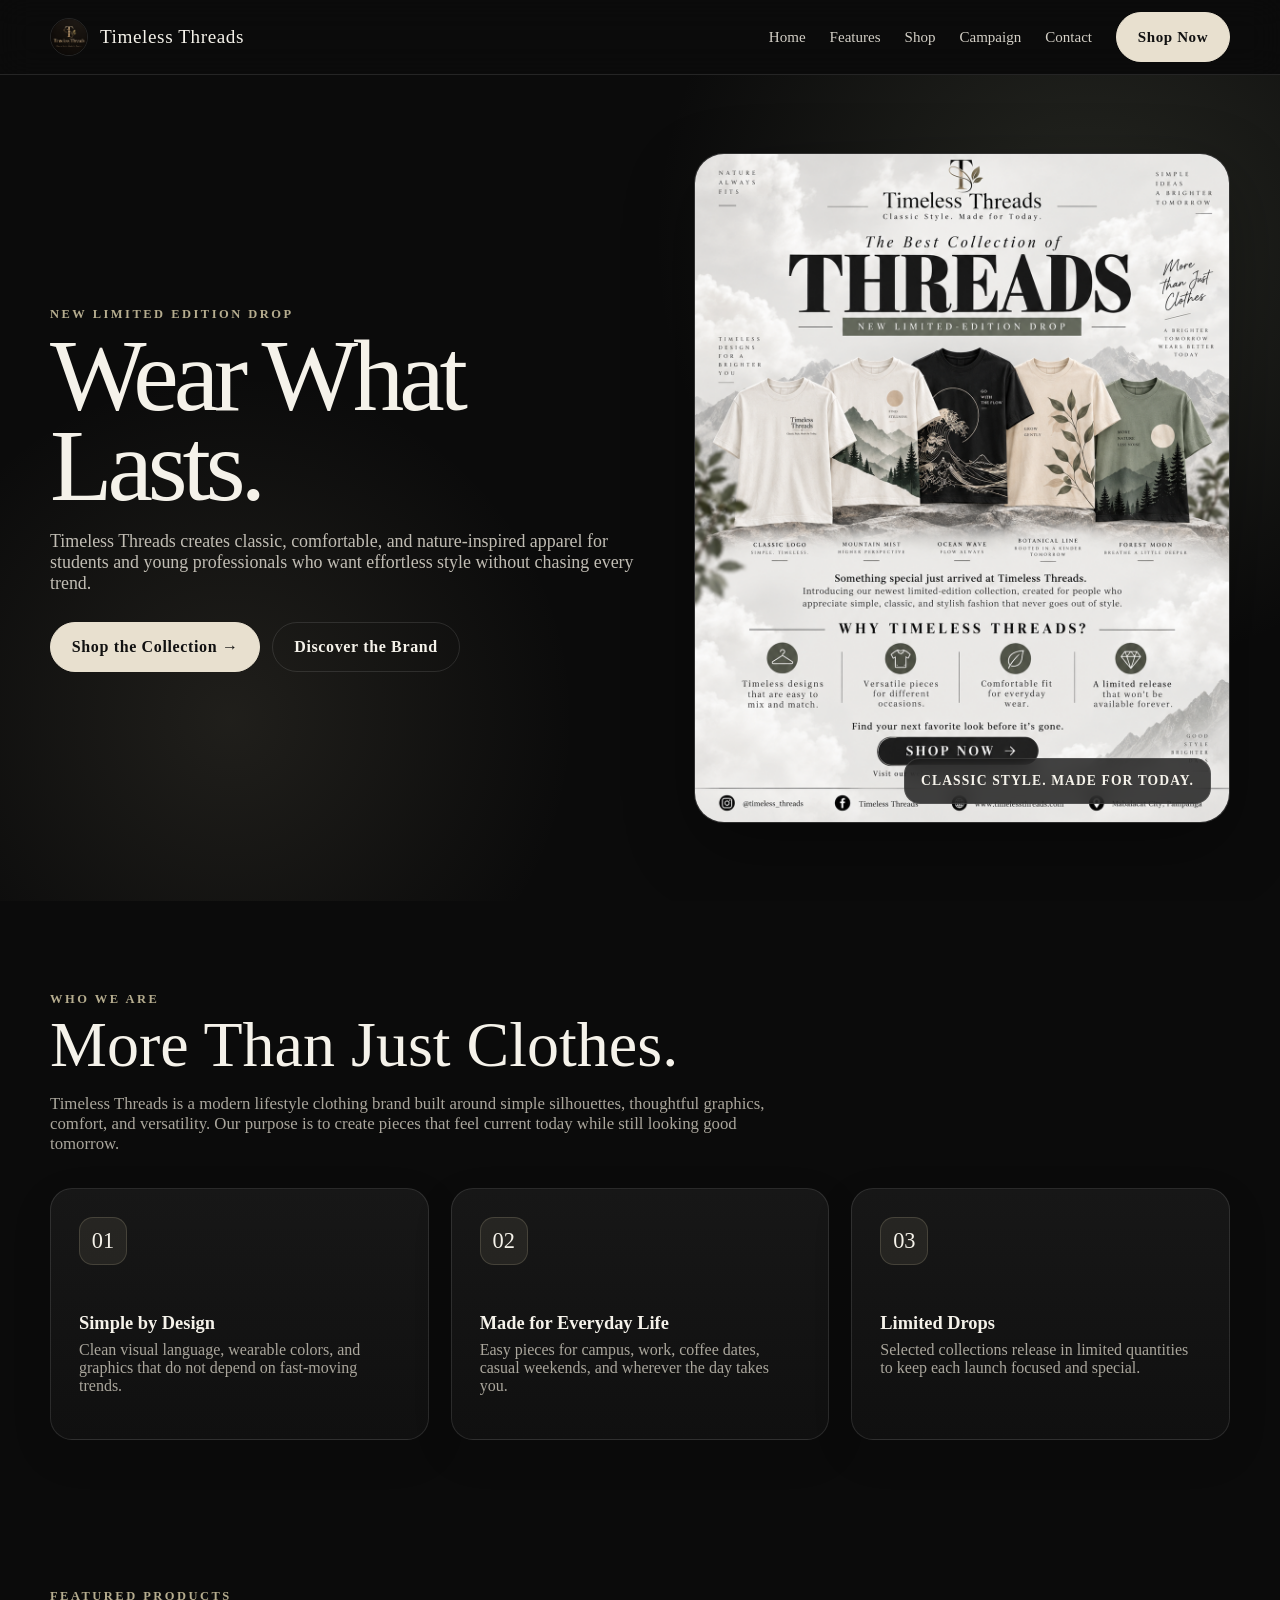
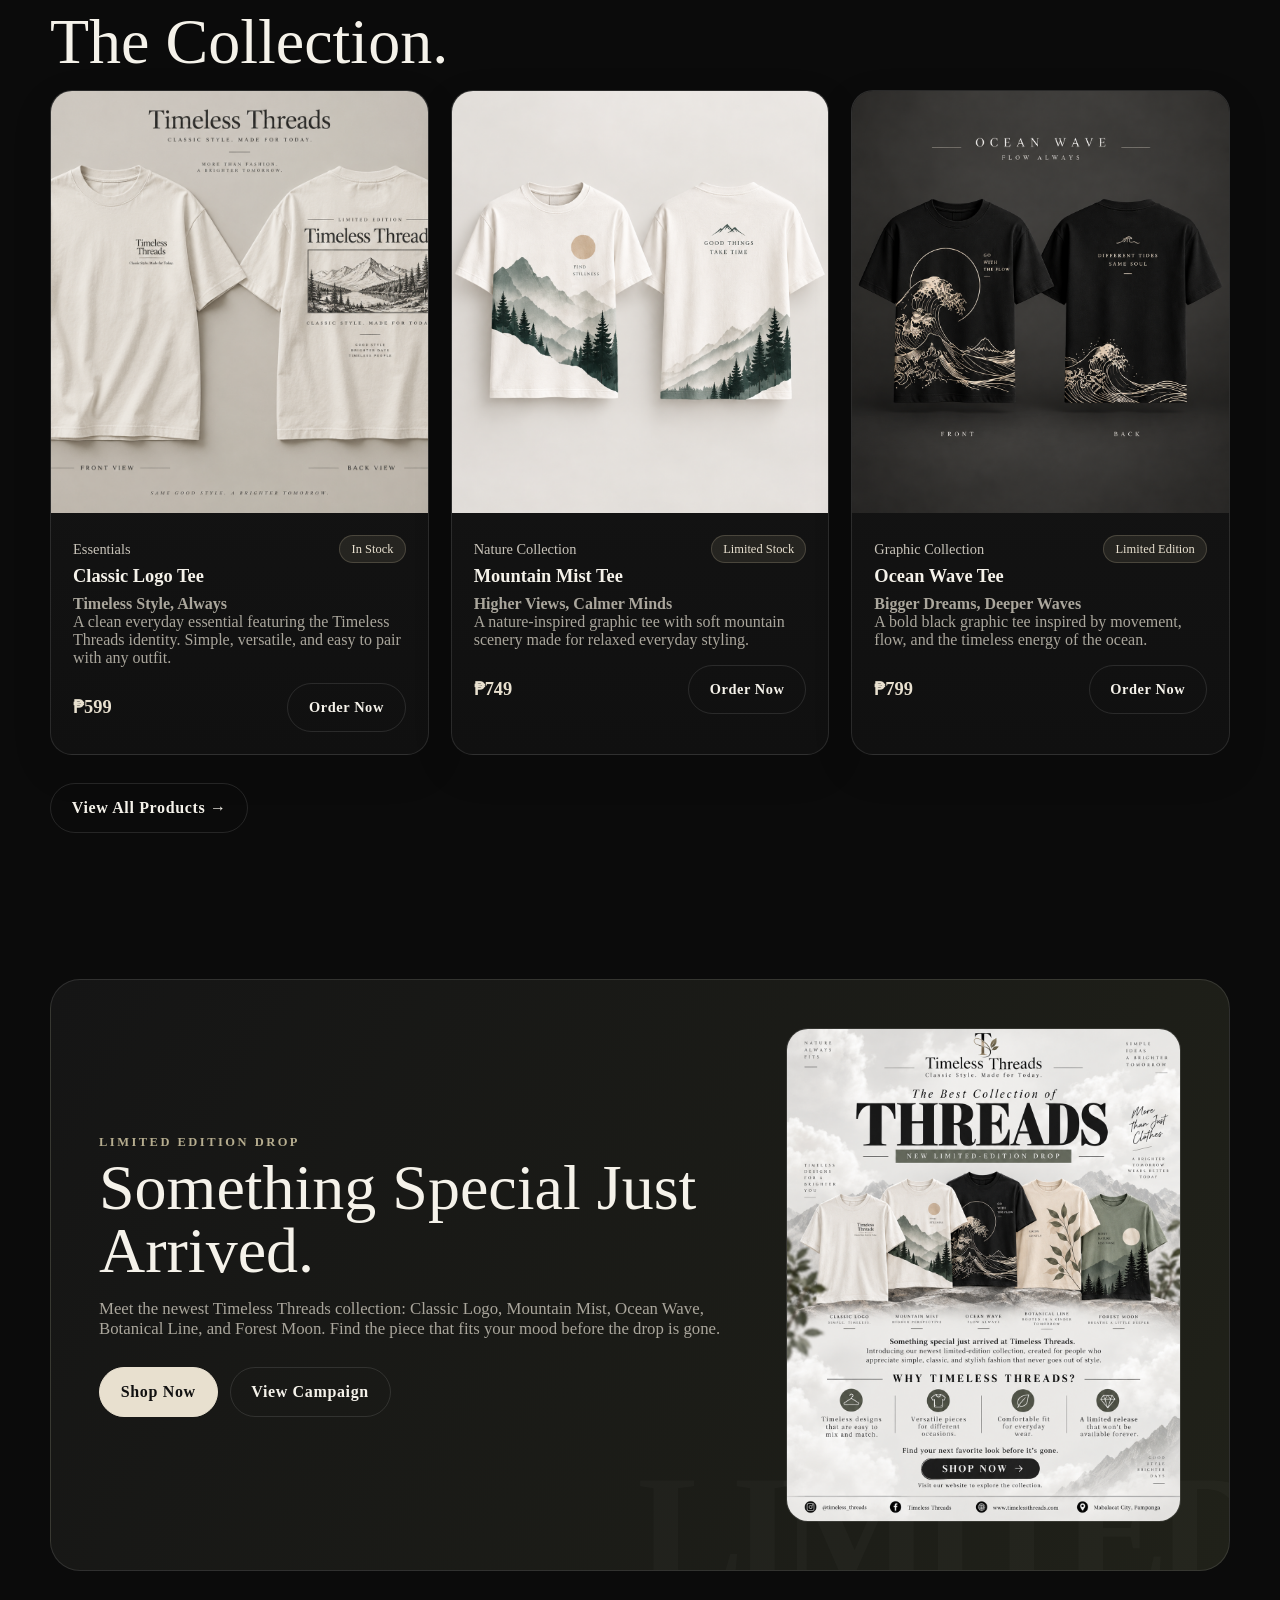
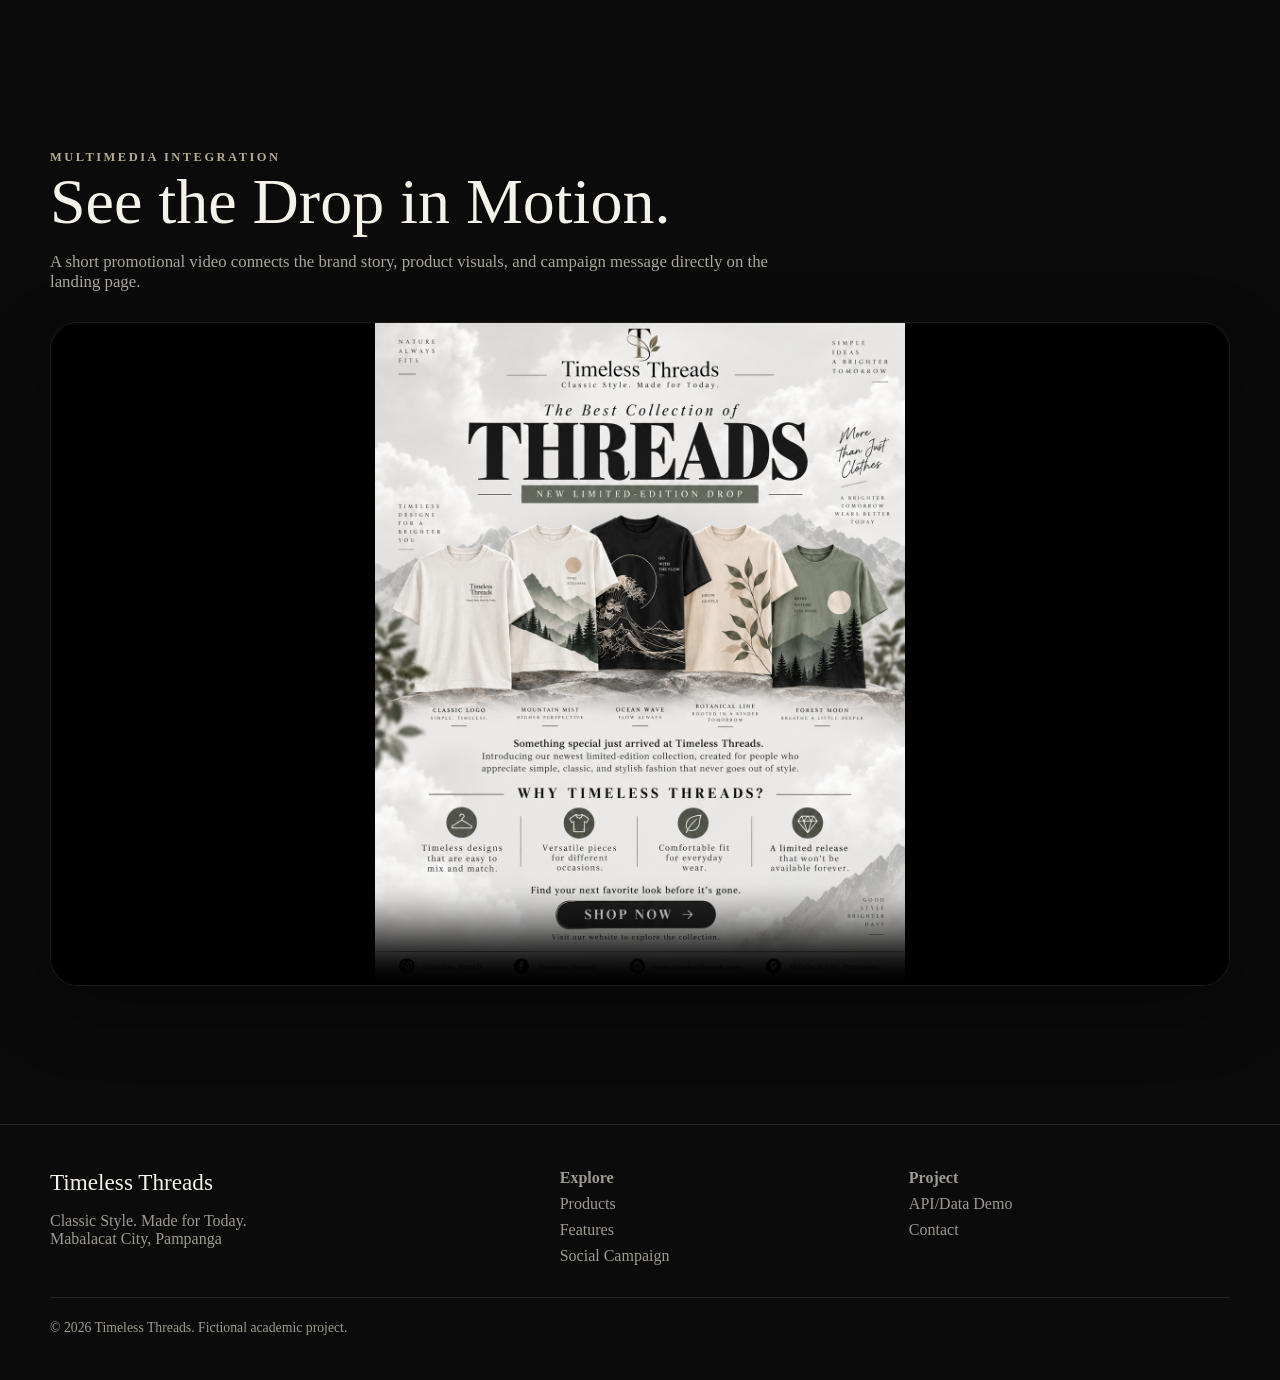
<file: index.html>
<!doctype html>
<html lang="en">

<head>
    <meta charset="utf-8">
    <meta name="viewport" content="width=device-width, initial-scale=1">

    <title>Timeless Threads | Classic Style. Made for Today.</title>

    <meta
        name="description"
        content="Timeless Threads is a modern clothing brand for students and young professionals who value simple, versatile, timeless style."
    >

    <link rel="stylesheet" href="css/style.css">
</head>

<body>

    <!-- HEADER -->
    <header class="site-header">
        <div class="container nav">

            <a class="brand" href="index.html">
                <img
                    class="brand-mark"
                    src="assets/images/logo-dark.png"
                    alt="Timeless Threads logo"
                >
                <span>Timeless Threads</span>
            </a>

            <button
                class="nav-toggle"
                type="button"
                aria-label="Open navigation menu"
            >
                ☰
            </button>

            <nav class="nav-links">
                <a href="index.html">Home</a>
                <a href="features.html">Features</a>
                <a href="products.html">Shop</a>
                <a href="campaign.html">Campaign</a>
                <a href="contact.html">Contact</a>

                <a class="btn btn-primary" href="products.html">
                    Shop Now
                </a>
            </nav>

        </div>
    </header>


    <!-- MAIN CONTENT -->
    <main>

        <!-- HERO SECTION -->
        <section class="hero">
            <div class="container hero-grid">

                <!-- HERO TEXT -->
                <div>

                    <span class="eyebrow">
                        New Limited Edition Drop
                    </span>

                    <h1>Wear What Lasts.</h1>

                    <p>
                        Timeless Threads creates classic, comfortable,
                        and nature-inspired apparel for students and
                        young professionals who want effortless style
                        without chasing every trend.
                    </p>

                    <div class="hero-actions">

                        <a
                            class="btn btn-primary"
                            href="products.html"
                        >
                            Shop the Collection →
                        </a>

                        <a
                            class="btn btn-secondary"
                            href="#story"
                        >
                            Discover the Brand
                        </a>

                    </div>

                </div>


                <!-- HERO IMAGE -->
                <div class="hero-art">

                    <img
                        src="assets/images/collection-hero.png"
                        alt="Timeless Threads limited edition collection"
                    >

                    <div class="hero-stamp">
                        Classic Style. Made for Today.
                    </div>

                </div>

            </div>
        </section>


        <!-- ABOUT / STORY SECTION -->
        <section
            id="story"
            class="section"
        >
            <div class="container">

                <span class="eyebrow">
                    Who We Are
                </span>

                <h2 class="section-title">
                    More Than Just Clothes.
                </h2>

                <p class="section-copy">
                    Timeless Threads is a modern lifestyle clothing brand
                    built around simple silhouettes, thoughtful graphics,
                    comfort, and versatility. Our purpose is to create pieces
                    that feel current today while still looking good tomorrow.
                </p>


                <!-- BRAND VALUES -->
                <div class="grid-3 story-grid">

                    <!-- VALUE 1 -->
                    <article class="card feature-card">

                        <div class="feature-icon">
                            01
                        </div>

                        <h3>Simple by Design</h3>

                        <p>
                            Clean visual language, wearable colors,
                            and graphics that do not depend on
                            fast-moving trends.
                        </p>

                    </article>


                    <!-- VALUE 2 -->
                    <article class="card feature-card">

                        <div class="feature-icon">
                            02
                        </div>

                        <h3>Made for Everyday Life</h3>

                        <p>
                            Easy pieces for campus, work, coffee dates,
                            casual weekends, and wherever the day takes you.
                        </p>

                    </article>


                    <!-- VALUE 3 -->
                    <article class="card feature-card">

                        <div class="feature-icon">
                            03
                        </div>

                        <h3>Limited Drops</h3>

                        <p>
                            Selected collections release in limited
                            quantities to keep each launch focused
                            and special.
                        </p>

                    </article>

                </div>

            </div>
        </section>


        <!-- FEATURED PRODUCTS -->
        <section class="section-sm">
            <div class="container">

                <span class="eyebrow">
                    Featured Products
                </span>

                <h2 class="section-title">
                    The Collection.
                </h2>


                <!-- PRODUCTS LOADED BY JAVASCRIPT -->
                <div
                    id="featuredGrid"
                    class="grid-3"
                >
                </div>


                <div class="featured-actions">

                    <a
                        class="btn btn-secondary"
                        href="products.html"
                    >
                        View All Products →
                    </a>

                </div>

            </div>
        </section>


        <!-- PROMOTIONAL SECTION -->
        <section class="section">
            <div class="container">

                <div class="promo">

                    <div class="promo-grid">

                        <!-- PROMO TEXT -->
                        <div>

                            <span class="eyebrow">
                                Limited Edition Drop
                            </span>

                            <h2>
                                Something Special Just Arrived.
                            </h2>

                            <p class="section-copy">
                                Meet the newest Timeless Threads collection:
                                Classic Logo, Mountain Mist, Ocean Wave,
                                Botanical Line, and Forest Moon.
                                Find the piece that fits your mood
                                before the drop is gone.
                            </p>

                            <div class="hero-actions">

                                <a
                                    class="btn btn-primary"
                                    href="products.html"
                                >
                                    Shop Now
                                </a>

                                <a
                                    class="btn btn-secondary"
                                    href="campaign.html"
                                >
                                    View Campaign
                                </a>

                            </div>

                        </div>


                        <!-- PROMO IMAGE -->
                        <div class="promo-visual">

                            <img
                                src="assets/images/collection-hero.png"
                                alt="Timeless Threads campaign visual"
                            >

                        </div>

                    </div>

                </div>

            </div>
        </section>


        <!-- MULTIMEDIA SECTION -->
        <section class="section">
            <div class="container">

                <span class="eyebrow">
                    Multimedia Integration
                </span>

                <h2 class="section-title">
                    See the Drop in Motion.
                </h2>

                <p class="section-copy">
                    A short promotional video connects the brand story,
                    product visuals, and campaign message directly
                    on the landing page.
                </p>


                <!-- VIDEO -->
                <div class="video-shell home-video">

                    <video
                        controls
                        poster="assets/images/collection-hero.png"
                    >
                        <source
                            src="assets/video/timeless-threads-promo.mp4"
                            type="video/mp4"
                        >

                        Your browser does not support the video tag.
                    </video>

                </div>

            </div>
        </section>

    </main>


    <!-- FOOTER -->
    <footer class="site-footer">

        <div class="container footer-grid">

            <!-- BRAND -->
            <div>

                <div class="footer-title">
                    Timeless Threads
                </div>

                <p>
                    Classic Style. Made for Today.
                    <br>
                    Mabalacat City, Pampanga
                </p>

            </div>


            <!-- EXPLORE -->
            <div>

                <strong>Explore</strong>

                <div class="footer-links">
                    <a href="products.html">Products</a>
                    <a href="features.html">Features</a>
                    <a href="campaign.html">Social Campaign</a>
                </div>

            </div>


            <!-- PROJECT -->
            <div>

                <strong>Project</strong>

                <div class="footer-links">
                    <a href="data-demo.html">API/Data Demo</a>
                    <a href="contact.html">Contact</a>
                </div>

            </div>

        </div>


        <!-- COPYRIGHT -->
        <div class="container footer-bottom">

            © <span data-year></span>
            Timeless Threads. Fictional academic project.

        </div>

    </footer>


    <!-- JAVASCRIPT -->
    <script src="js/main.js"></script>
    <script src="js/data.js"></script>
    <script src="js/products.js"></script>

</body>

</html>
</file>
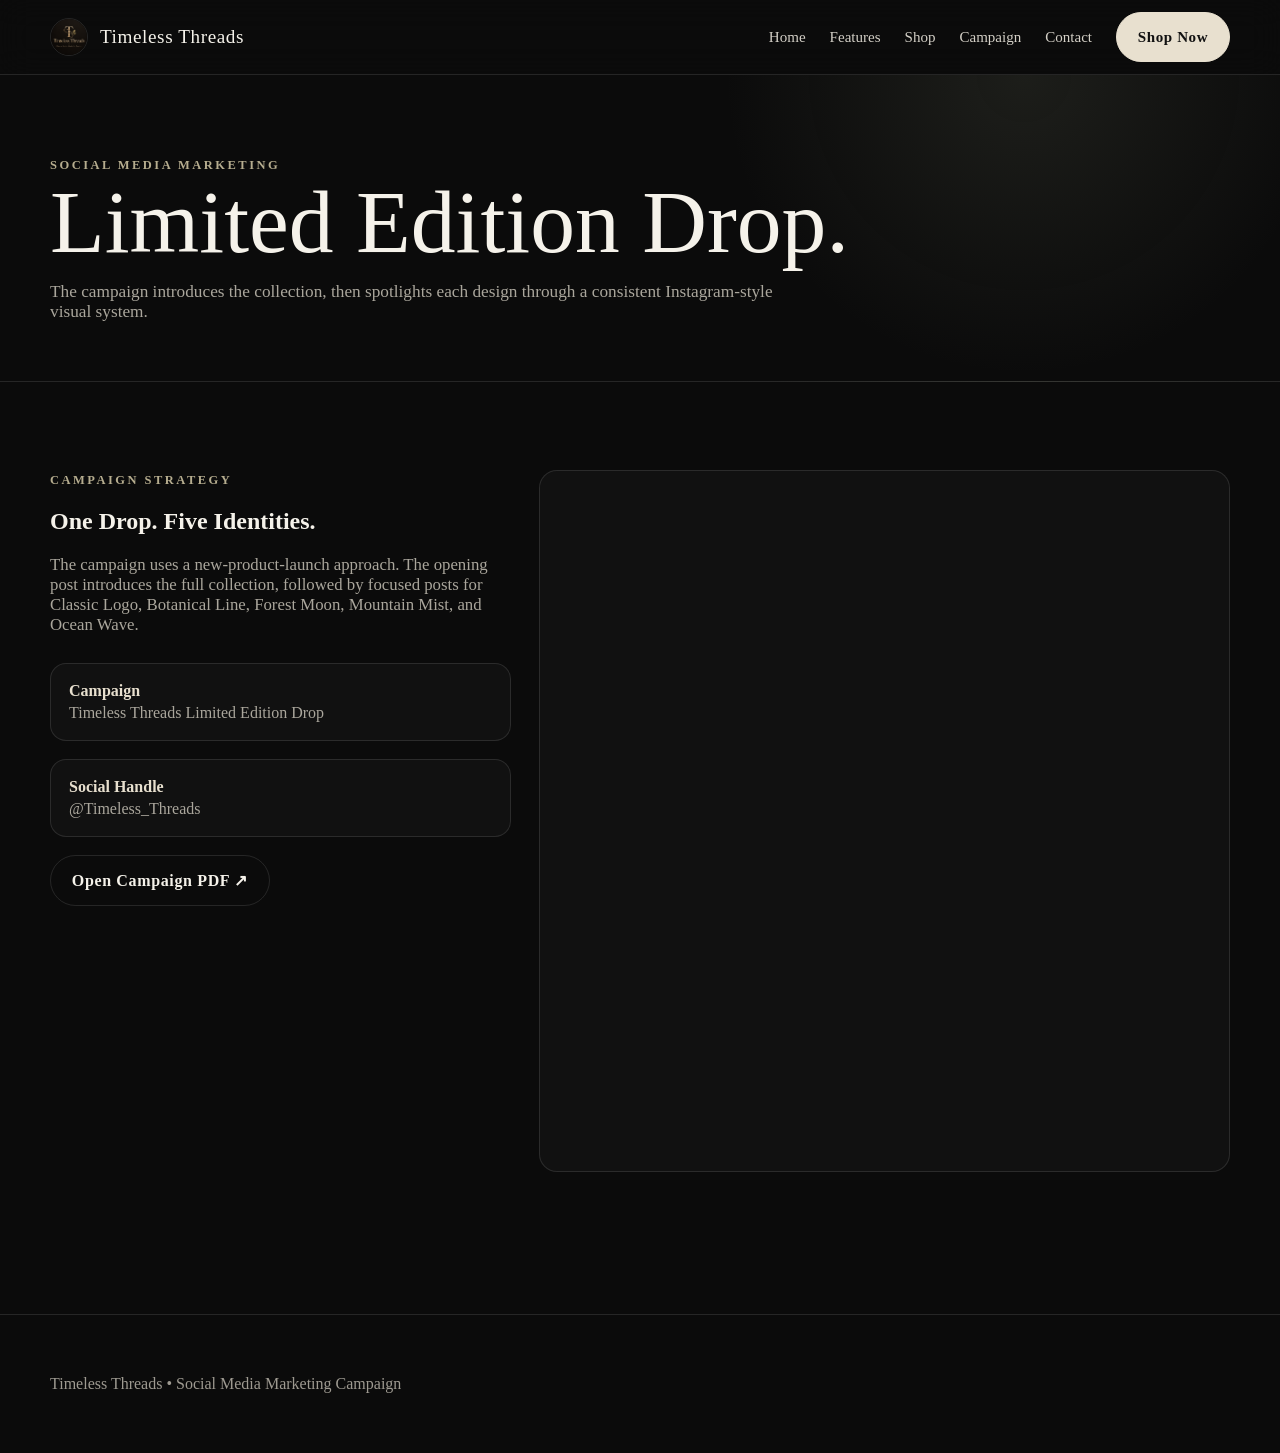
<file: campaign.html>
<!doctype html>
<html lang="en">

<head>
    <meta charset="utf-8">
    <meta name="viewport" content="width=device-width, initial-scale=1">

    <title>Social Media Campaign | Timeless Threads</title>

    <link rel="stylesheet" href="css/style.css">
</head>

<body>

    <!-- HEADER -->
    <header class="site-header">
        <div class="container nav">

            <a class="brand" href="index.html">
                <img
                    class="brand-mark"
                    src="assets/images/logo-dark.png"
                    alt="Timeless Threads logo"
                >
                <span>Timeless Threads</span>
            </a>

            <button
                class="nav-toggle"
                type="button"
                aria-label="Open navigation menu"
            >
                ☰
            </button>

            <nav class="nav-links">
                <a href="index.html">Home</a>
                <a href="features.html">Features</a>
                <a href="products.html">Shop</a>
                <a href="campaign.html">Campaign</a>
                <a href="contact.html">Contact</a>

                <a class="btn btn-primary" href="products.html">
                    Shop Now
                </a>
            </nav>

        </div>
    </header>


    <!-- MAIN CONTENT -->
    <main>

        <!-- PAGE HERO -->
        <section class="page-hero">
            <div class="container">

                <span class="eyebrow">
                    Social Media Marketing
                </span>

                <h1>Limited Edition Drop.</h1>

                <p>
                    The campaign introduces the collection, then spotlights
                    each design through a consistent Instagram-style visual system.
                </p>

            </div>
        </section>


        <!-- CAMPAIGN SECTION -->
        <section class="section">
            <div class="container campaign-grid">

                <!-- CAMPAIGN INFORMATION -->
                <aside>

                    <span class="eyebrow">
                        Campaign Strategy
                    </span>

                    <h2>One Drop. Five Identities.</h2>

                    <p class="section-copy">
                        The campaign uses a new-product-launch approach.
                        The opening post introduces the full collection,
                        followed by focused posts for Classic Logo,
                        Botanical Line, Forest Moon, Mountain Mist,
                        and Ocean Wave.
                    </p>


                    <!-- CAMPAIGN DETAILS -->
                    <div class="info-list">

                        <div class="info-item">
                            <strong>Campaign</strong>
                            <span>
                                Timeless Threads Limited Edition Drop
                            </span>
                        </div>

                        <div class="info-item">
                            <strong>Social Handle</strong>
                            <span>
                                @Timeless_Threads
                            </span>
                        </div>

                    </div>


                    <!-- CAMPAIGN PDF BUTTON -->
                    <div class="campaign-button">

                        <a
                            class="btn btn-secondary"
                            href="assets/docs/social-media-campaign.pdf"
                            target="_blank"
                            rel="noopener noreferrer"
                        >
                            Open Campaign PDF ↗
                        </a>

                    </div>

                </aside>


                <!-- PDF PREVIEW -->
                <div class="campaign-preview">

                    <iframe
                        class="pdf-frame"
                        src="assets/docs/social-media-campaign.pdf"
                        title="Timeless Threads Social Media Campaign PDF"
                    >
                    </iframe>

                </div>

            </div>
        </section>

    </main>


    <!-- FOOTER -->
    <footer class="site-footer">
        <div class="container">

            <p>
                Timeless Threads • Social Media Marketing Campaign
            </p>

        </div>
    </footer>


    <!-- JAVASCRIPT -->
    <script src="js/main.js"></script>

</body>

</html>
</file>
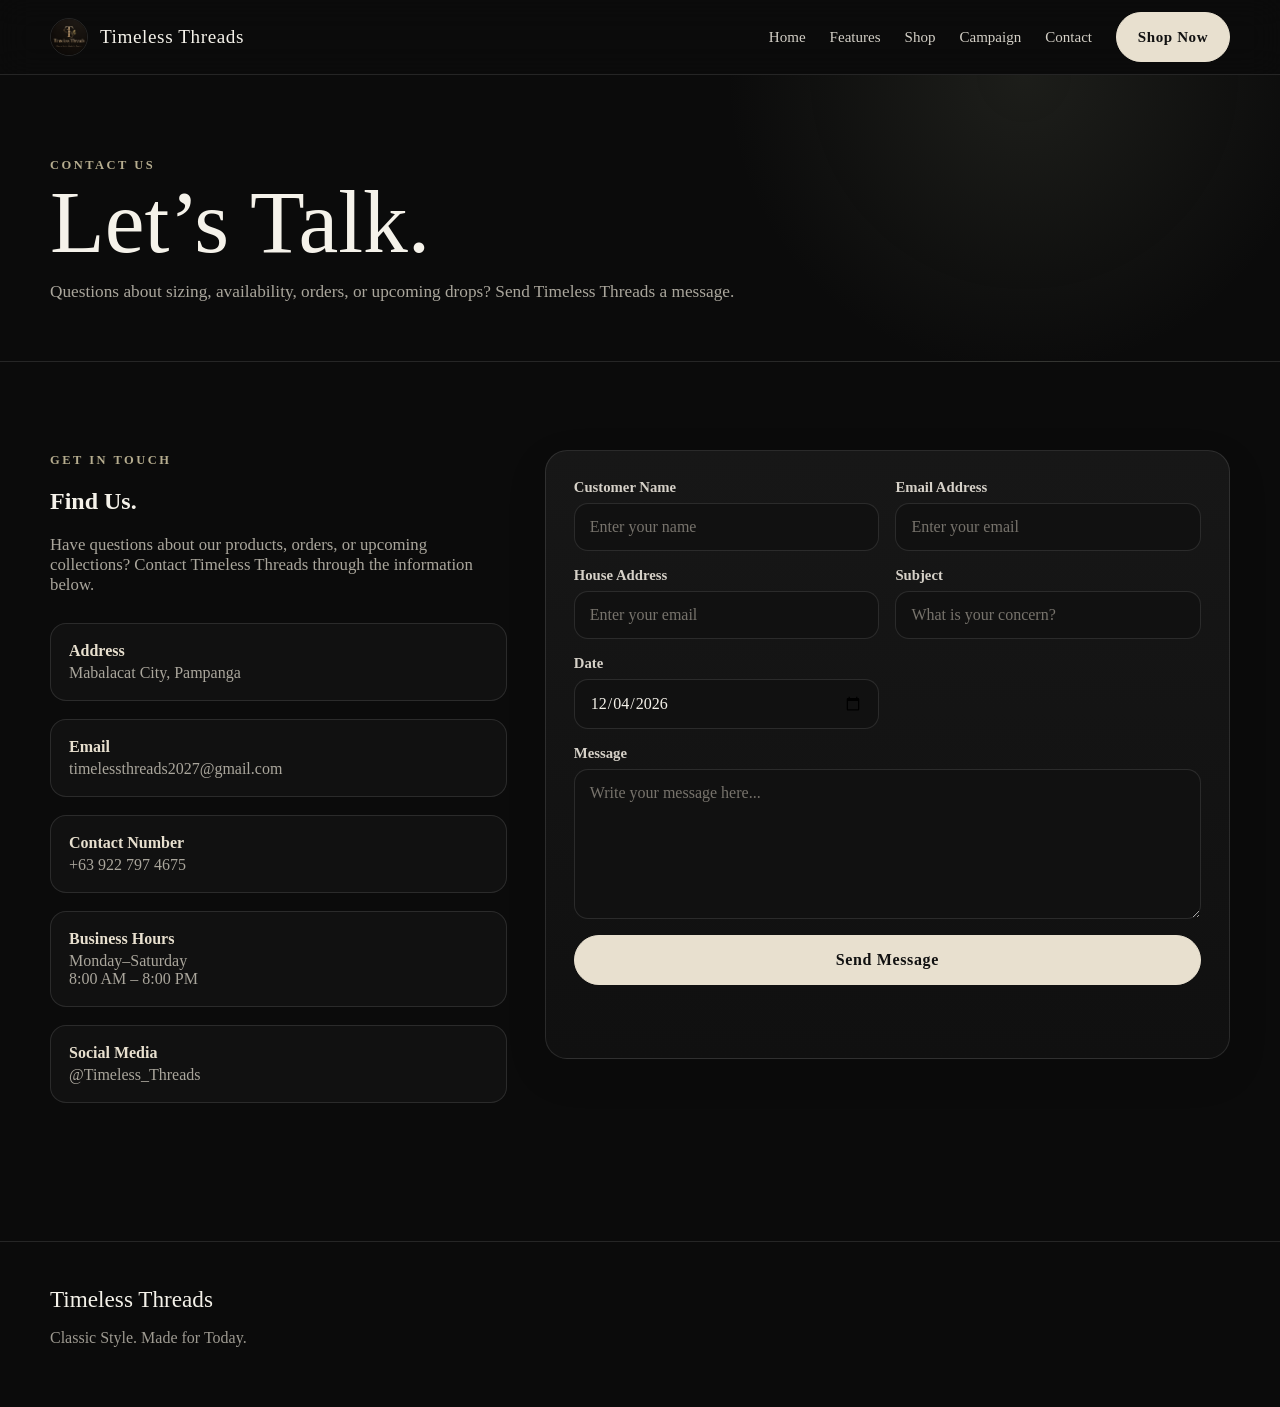
<file: contact.html>
<!doctype html>
<html lang="en">

<head>
    <meta charset="utf-8">
    <meta name="viewport" content="width=device-width, initial-scale=1">

    <title>Contact | Timeless Threads</title>

    <link rel="stylesheet" href="css/style.css">
</head>

<body>

    <!-- HEADER -->
    <header class="site-header">
        <div class="container nav">

            <a class="brand" href="index.html">
                <img
                    class="brand-mark"
                    src="assets/images/logo-dark.png"
                    alt="Timeless Threads logo"
                >
                <span>Timeless Threads</span>
            </a>

            <button
                class="nav-toggle"
                type="button"
                aria-label="Open navigation menu"
            >
                ☰
            </button>

            <nav class="nav-links">
                <a href="index.html">Home</a>
                <a href="features.html">Features</a>
                <a href="products.html">Shop</a>
                <a href="campaign.html">Campaign</a>
                <a href="contact.html">Contact</a>

                <a class="btn btn-primary" href="products.html">
                    Shop Now
                </a>
            </nav>

        </div>
    </header>


    <!-- MAIN CONTENT -->
    <main>

        <!-- PAGE HERO -->
        <section class="page-hero">
            <div class="container">

                <span class="eyebrow">
                    Contact Us
                </span>

                <h1>Let’s Talk.</h1>

                <p>
                    Questions about sizing, availability, orders,
                    or upcoming drops? Send Timeless Threads a message.
                </p>

            </div>
        </section>


        <!-- CONTACT SECTION -->
        <section class="section">
            <div class="container contact-grid">

                <!-- COMPANY INFORMATION -->
                <aside>

                    <span class="eyebrow">
                        Get in Touch
                    </span>

                    <h2>Find Us.</h2>

                    <p class="section-copy">
                        Have questions about our products, orders,
                        or upcoming collections? Contact Timeless Threads
                        through the information below.
                    </p>


                    <div class="info-list">

                        <div class="info-item">
                            <strong>Address</strong>
                            <span>Mabalacat City, Pampanga</span>
                        </div>

                        <div class="info-item">
                            <strong>Email</strong>
                            <span>timelessthreads2027@gmail.com</span>
                        </div>

                        <div class="info-item">
                            <strong>Contact Number</strong>
                            <span>+63 922 797 4675</span>
                        </div>

                        <div class="info-item">
                            <strong>Business Hours</strong>
                            <span>
                                Monday–Saturday<br>
                                8:00 AM – 8:00 PM
                            </span>
                        </div>

                        <div class="info-item">
                            <strong>Social Media</strong>
                            <span>@Timeless_Threads</span>
                        </div>

                    </div>

                </aside>


                <!-- CONTACT FORM -->
                <div class="card contact-form-card">

                    <form id="contactForm" class="form-grid">

                        <!-- CUSTOMER NAME -->
                        <div class="form-group">
                            <label for="name">
                                Customer Name
                            </label>

                            <input
                                class="form-control"
                                id="name"
                                name="name"
                                type="text"
                                placeholder="Enter your name"
                                autocomplete="name"
                                required
                            >
                        </div>


                        <!-- EMAIL -->
                        <div class="form-group">
                            <label for="email">
                                Email Address
                            </label>

                            <input
                                class="form-control"
                                id="email"
                                name="email"
                                type="email"
                                placeholder="Enter your email"
                                autocomplete="email"
                                required
                            >
                        </div>

                        <!-- HOUSE -->
                        <div class="form-group">
                            <label for="email">
                                House Address
                            </label>

                            <input
                                class="form-control"
                                id="email"
                                name="email"
                                type="email"
                                placeholder="Enter your email"
                                autocomplete="email"
                                required
                            >
                        </div>                        

                        <!-- SUBJECT -->
                        <div class="form-group">
                            <label for="subject">
                                Subject
                            </label>

                            <input
                                class="form-control"
                                id="subject"
                                name="subject"
                                type="text"
                                placeholder="What is your concern?"
                                required
                            >
                        </div>


                        <!-- DATE -->
                        <div class="form-group">
                            <label for="date">
                                Date
                            </label>

                            <input
                                class="form-control"
                                id="date"
                                name="date"
                                type="date"
                            >
                        </div>


                        <!-- MESSAGE -->
                        <div class="form-group full">
                            <label for="message">
                                Message
                            </label>

                            <textarea
                                class="form-control"
                                id="message"
                                name="message"
                                rows="6"
                                placeholder="Write your message here..."
                                required
                            ></textarea>
                        </div>


                        <!-- SUBMIT -->
                        <div class="form-group full">

                            <button
                                class="btn btn-primary"
                                type="submit"
                            >
                                Send Message
                            </button>

                            <div
                                id="formStatus"
                                class="status-msg"
                                aria-live="polite"
                            ></div>

                        </div>

                    </form>

                </div>

            </div>
        </section>

    </main>


    <!-- FOOTER -->
    <footer class="site-footer">
        <div class="container">

            <div class="footer-title">
                Timeless Threads
            </div>

            <p>
                Classic Style. Made for Today.
            </p>

        </div>
    </footer>


    <!-- MAIN JAVASCRIPT -->
    <script src="js/main.js"></script>


    <!-- CONTACT PAGE SCRIPT -->
    <script>
        const params = new URLSearchParams(window.location.search);

        const subjectField = document.getElementById("subject");
        const dateField = document.getElementById("date");

        if (params.get("subject")) {
            subjectField.value = params.get("subject");
        }

        dateField.valueAsDate = new Date();
    </script>

</body>

</html>
</file>
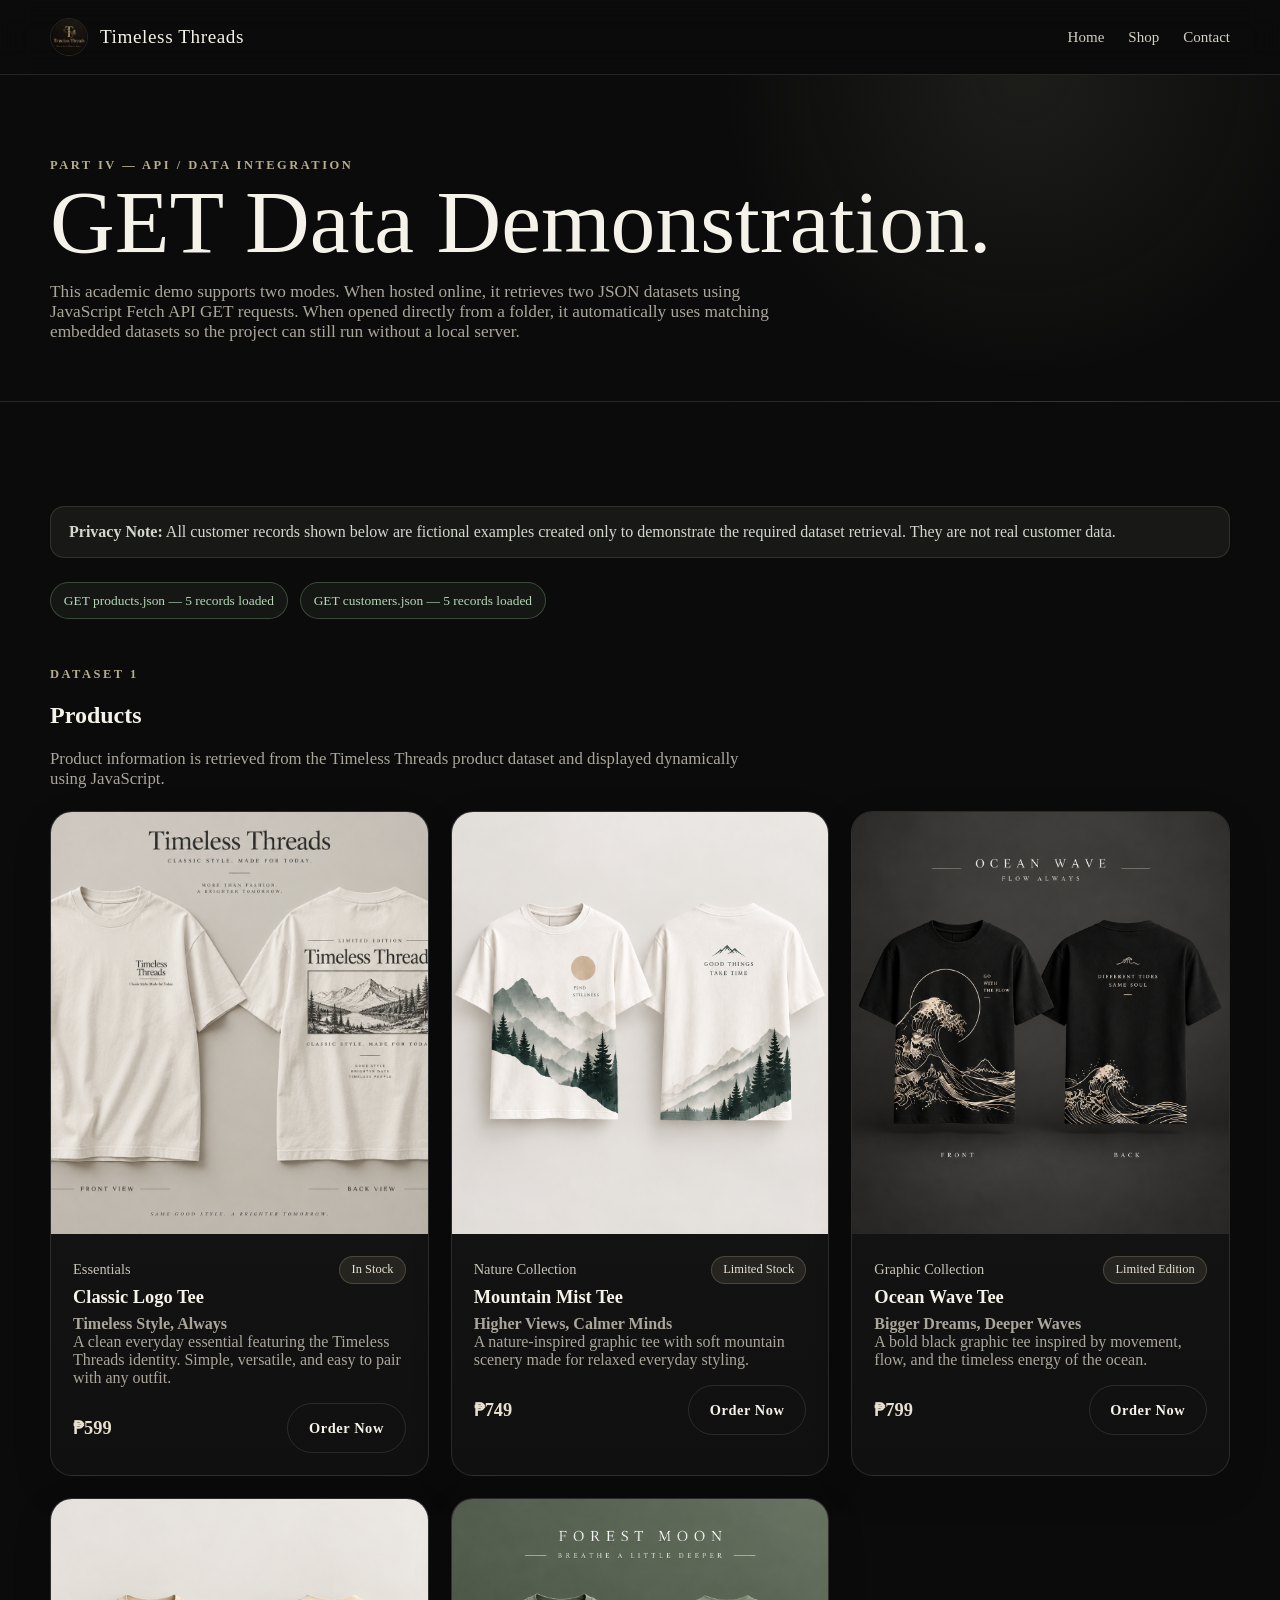
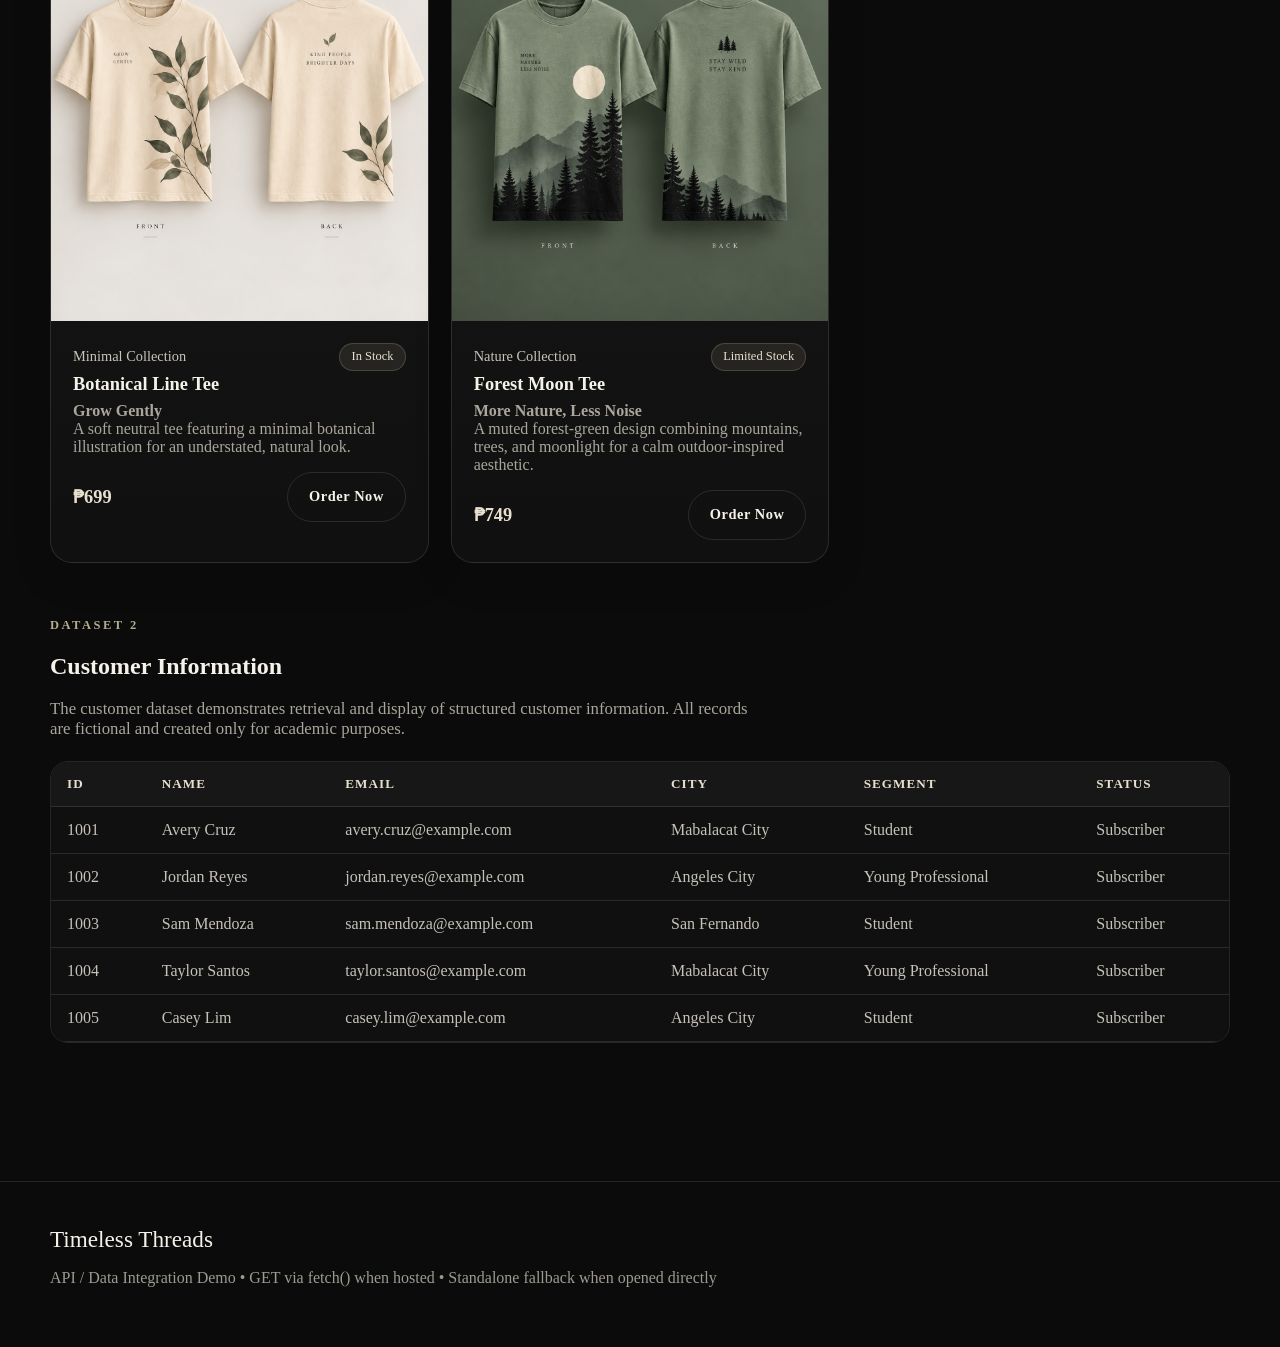
<file: data-demo.html>
<!doctype html>
<html lang="en">

<head>
    <meta charset="utf-8">
    <meta name="viewport" content="width=device-width, initial-scale=1">

    <title>API / Data Demo | Timeless Threads</title>

    <link rel="stylesheet" href="css/style.css">
</head>

<body>

    <!-- HEADER -->
    <header class="site-header">
        <div class="container nav">

            <a class="brand" href="index.html">
                <img
                    class="brand-mark"
                    src="assets/images/logo-dark.png"
                    alt="Timeless Threads logo"
                >
                <span>Timeless Threads</span>
            </a>

            <button
                class="nav-toggle"
                type="button"
                aria-label="Open navigation menu"
            >
                ☰
            </button>

            <nav class="nav-links">
                <a href="index.html">Home</a>
                <a href="products.html">Shop</a>
                <a href="contact.html">Contact</a>
            </nav>

        </div>
    </header>


    <!-- MAIN CONTENT -->
    <main>

        <!-- PAGE HERO -->
        <section class="page-hero">
            <div class="container">

                <span class="eyebrow">
                    Part IV — API / Data Integration
                </span>

                <h1>GET Data Demonstration.</h1>

                <p>
                    This academic demo supports two modes.
                    When hosted online, it retrieves two JSON datasets
                    using JavaScript Fetch API GET requests.
                    When opened directly from a folder, it automatically
                    uses matching embedded datasets so the project can
                    still run without a local server.
                </p>

            </div>
        </section>


        <!-- DATA INTEGRATION SECTION -->
        <section class="section">
            <div class="container">

                <!-- PRIVACY NOTICE -->
                <div class="data-note">

                    <strong>Privacy Note:</strong>

                    All customer records shown below are fictional examples
                    created only to demonstrate the required dataset retrieval.
                    They are not real customer data.

                </div>


                <!-- API STATUS -->
                <div class="api-status">

                    <span
                        id="productsApiStatus"
                        class="api-pill"
                    >
                        GET products.json — loading…
                    </span>

                    <span
                        id="customersApiStatus"
                        class="api-pill"
                    >
                        GET customers.json — loading…
                    </span>

                </div>


                <!-- DATASET 1 -->
                <section class="dataset-section">

                    <span class="eyebrow">
                        Dataset 1
                    </span>

                    <h2>Products</h2>

                    <p class="section-copy">
                        Product information is retrieved from the
                        Timeless Threads product dataset and displayed
                        dynamically using JavaScript.
                    </p>

                    <div
                        id="productGrid"
                        class="grid-3 data-product-grid"
                    >
                    </div>

                </section>


                <!-- DATASET 2 -->
                <section class="dataset-section">

                    <span class="eyebrow">
                        Dataset 2
                    </span>

                    <h2>Customer Information</h2>

                    <p class="section-copy">
                        The customer dataset demonstrates retrieval and
                        display of structured customer information.
                        All records are fictional and created only
                        for academic purposes.
                    </p>


                    <!-- CUSTOMER TABLE -->
                    <div class="table-wrap data-table-wrap">

                        <table>

                            <thead>
                                <tr>
                                    <th>ID</th>
                                    <th>Name</th>
                                    <th>Email</th>
                                    <th>City</th>
                                    <th>Segment</th>
                                    <th>Status</th>
                                </tr>
                            </thead>

                            <tbody id="customerRows">

                                <tr>
                                    <td colspan="6">
                                        Loading customer data…
                                    </td>
                                </tr>

                            </tbody>

                        </table>

                    </div>

                </section>

            </div>
        </section>

    </main>


    <!-- FOOTER -->
    <footer class="site-footer">
        <div class="container">

            <div class="footer-title">
                Timeless Threads
            </div>

            <p>
                API / Data Integration Demo • GET via fetch()
                when hosted • Standalone fallback when opened directly
            </p>

        </div>
    </footer>


    <!-- JAVASCRIPT -->
    <script src="js/main.js"></script>
    <script src="js/data.js"></script>
    <script src="js/products.js"></script>
    <script src="js/customers.js"></script>

</body>

</html>
</file>
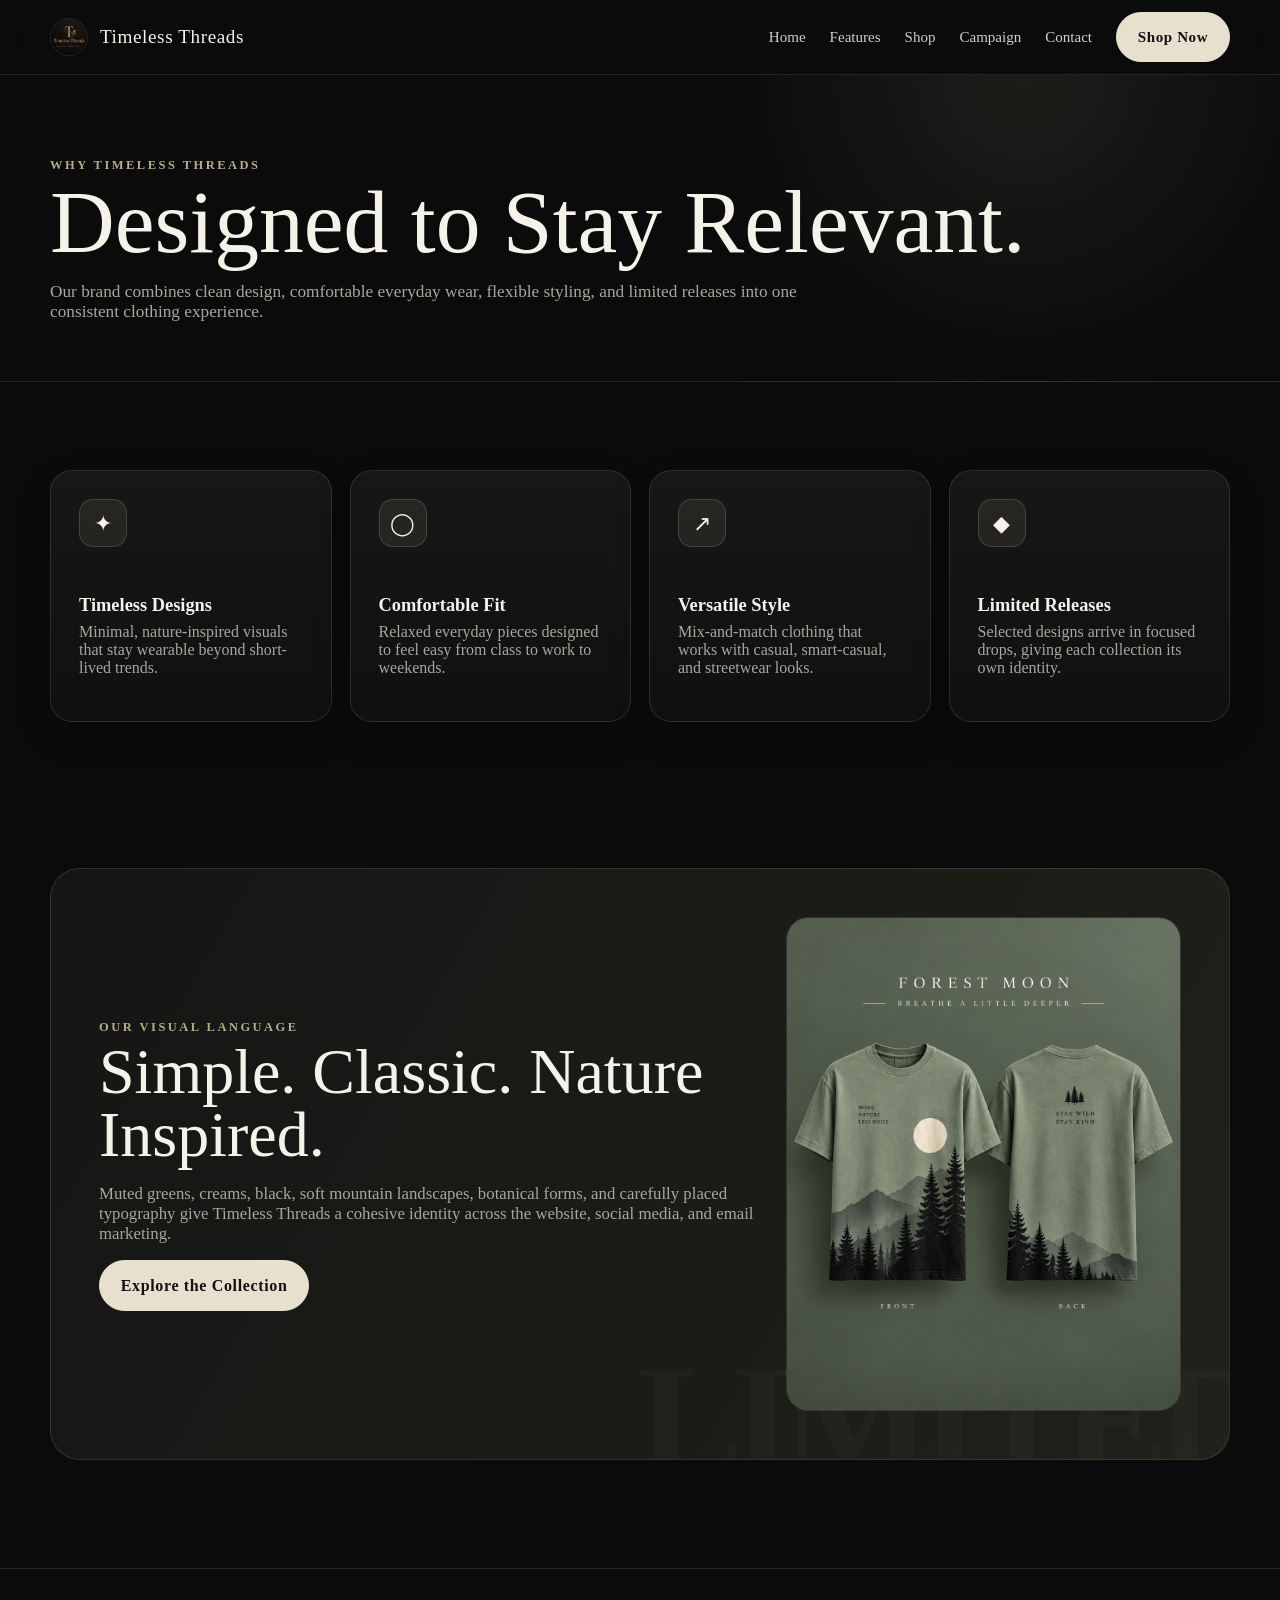
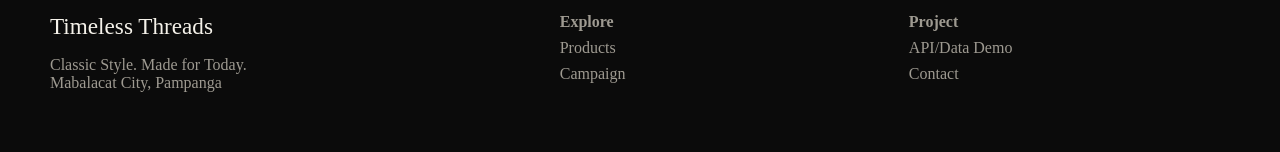
<file: features.html>
<!doctype html>
<html lang="en">

<head>
    <meta charset="utf-8">
    <meta name="viewport" content="width=device-width, initial-scale=1">

    <title>Features | Timeless Threads</title>

    <link rel="stylesheet" href="css/style.css">
</head>

<body>

    <!-- HEADER -->
    <header class="site-header">
        <div class="container nav">

            <a class="brand" href="index.html">
                <img
                    class="brand-mark"
                    src="assets/images/logo-dark.png"
                    alt="Timeless Threads logo"
                >
                <span>Timeless Threads</span>
            </a>

            <button
                class="nav-toggle"
                type="button"
                aria-label="Open navigation menu"
            >
                ☰
            </button>

            <nav class="nav-links">
                <a href="index.html">Home</a>
                <a href="features.html">Features</a>
                <a href="products.html">Shop</a>
                <a href="campaign.html">Campaign</a>
                <a href="contact.html">Contact</a>

                <a class="btn btn-primary" href="products.html">
                    Shop Now
                </a>
            </nav>

        </div>
    </header>


    <!-- MAIN CONTENT -->
    <main>

        <!-- PAGE HERO -->
        <section class="page-hero">
            <div class="container">

                <span class="eyebrow">
                    Why Timeless Threads
                </span>

                <h1>Designed to Stay Relevant.</h1>

                <p>
                    Our brand combines clean design, comfortable everyday wear,
                    flexible styling, and limited releases into one consistent
                    clothing experience.
                </p>

            </div>
        </section>


        <!-- FEATURES SECTION -->
        <section class="section">
            <div class="container">

                <div class="grid-4">

                    <!-- FEATURE 1 -->
                    <article class="card feature-card">

                        <div class="feature-icon">
                            ✦
                        </div>

                        <h3>Timeless Designs</h3>

                        <p>
                            Minimal, nature-inspired visuals that stay wearable
                            beyond short-lived trends.
                        </p>

                    </article>


                    <!-- FEATURE 2 -->
                    <article class="card feature-card">

                        <div class="feature-icon">
                            ◯
                        </div>

                        <h3>Comfortable Fit</h3>

                        <p>
                            Relaxed everyday pieces designed to feel easy
                            from class to work to weekends.
                        </p>

                    </article>


                    <!-- FEATURE 3 -->
                    <article class="card feature-card">

                        <div class="feature-icon">
                            ↗
                        </div>

                        <h3>Versatile Style</h3>

                        <p>
                            Mix-and-match clothing that works with casual,
                            smart-casual, and streetwear looks.
                        </p>

                    </article>


                    <!-- FEATURE 4 -->
                    <article class="card feature-card">

                        <div class="feature-icon">
                            ◆
                        </div>

                        <h3>Limited Releases</h3>

                        <p>
                            Selected designs arrive in focused drops,
                            giving each collection its own identity.
                        </p>

                    </article>

                </div>

            </div>
        </section>


        <!-- VISUAL LANGUAGE SECTION -->
        <section class="section-sm">
            <div class="container">

                <div class="promo">

                    <div class="promo-grid">

                        <!-- TEXT CONTENT -->
                        <div>

                            <span class="eyebrow">
                                Our Visual Language
                            </span>

                            <h2>
                                Simple. Classic. Nature Inspired.
                            </h2>

                            <p class="section-copy">
                                Muted greens, creams, black, soft mountain
                                landscapes, botanical forms, and carefully
                                placed typography give Timeless Threads
                                a cohesive identity across the website,
                                social media, and email marketing.
                            </p>

                            <a
                                class="btn btn-primary"
                                href="products.html"
                            >
                                Explore the Collection
                            </a>

                        </div>


                        <!-- IMAGE -->
                        <div class="promo-visual">

                            <img
                                src="assets/images/forest-moon.png"
                                alt="Forest Moon Timeless Threads design"
                            >

                        </div>

                    </div>

                </div>

            </div>
        </section>

    </main>


    <!-- FOOTER -->
    <footer class="site-footer">
        <div class="container footer-grid">

            <!-- BRAND -->
            <div>

                <div class="footer-title">
                    Timeless Threads
                </div>

                <p>
                    Classic Style. Made for Today.
                    <br>
                    Mabalacat City, Pampanga
                </p>

            </div>


            <!-- EXPLORE LINKS -->
            <div>

                <strong>Explore</strong>

                <div class="footer-links">
                    <a href="products.html">Products</a>
                    <a href="campaign.html">Campaign</a>
                </div>

            </div>


            <!-- PROJECT LINKS -->
            <div>

                <strong>Project</strong>

                <div class="footer-links">
                    <a href="data-demo.html">API/Data Demo</a>
                    <a href="contact.html">Contact</a>
                </div>

            </div>

        </div>
    </footer>


    <!-- JAVASCRIPT -->
    <script src="js/main.js"></script>

</body>

</html>
</file>
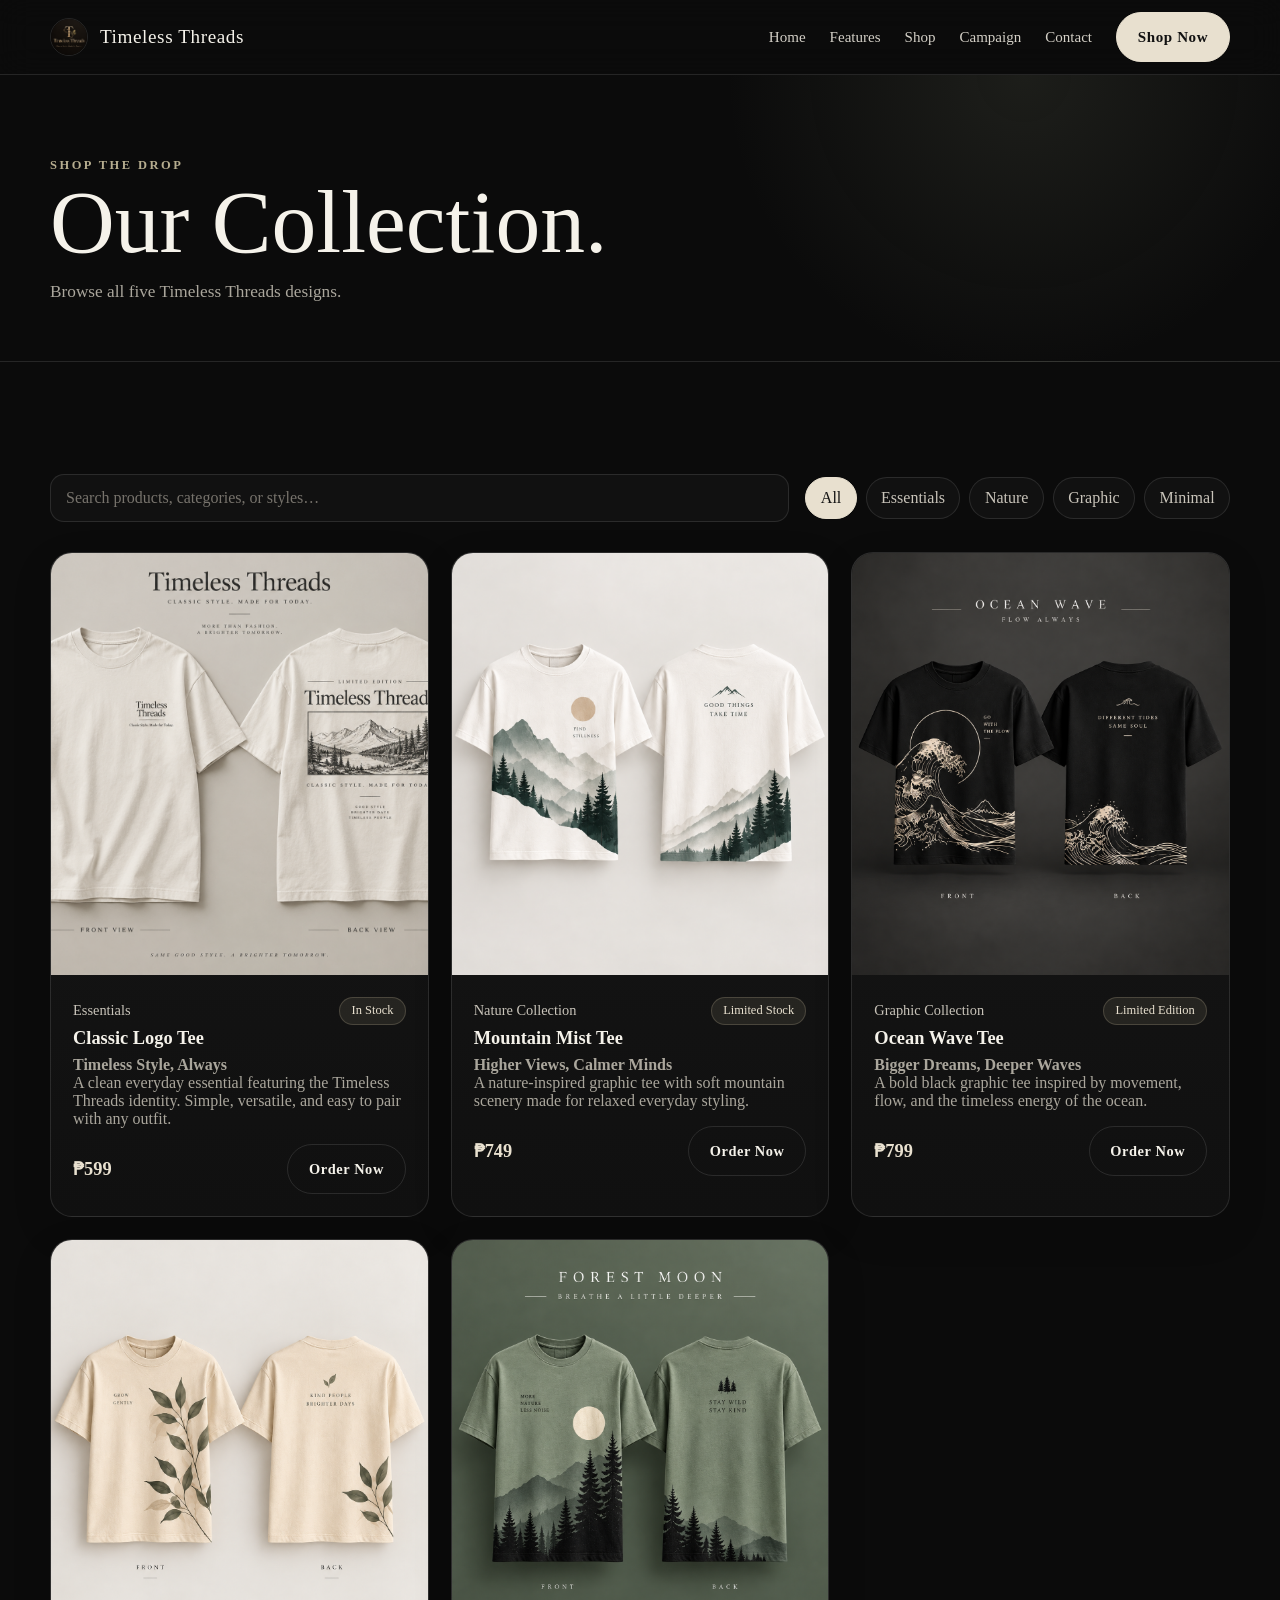
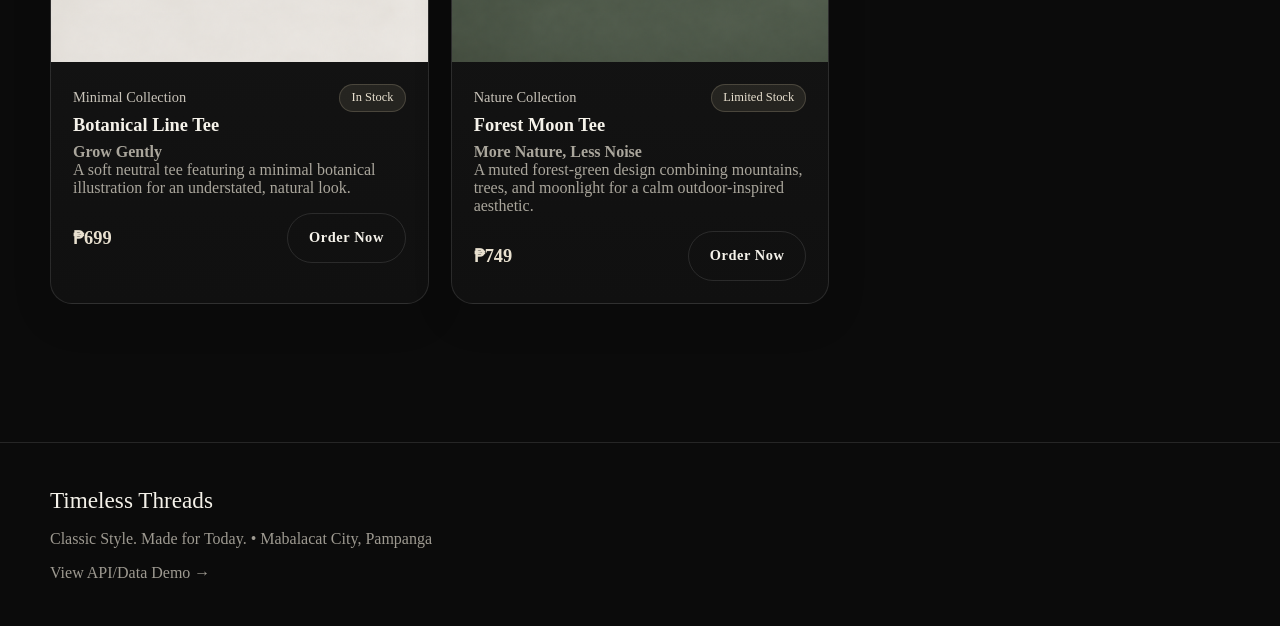
<file: products.html>
<!doctype html>
<html lang="en">

<head>
    <meta charset="utf-8">
    <meta name="viewport" content="width=device-width, initial-scale=1">

    <title>Shop | Timeless Threads</title>

    <link rel="stylesheet" href="css/style.css">
</head>

<body>

    <!-- HEADER -->
    <header class="site-header">
        <div class="container nav">

            <a class="brand" href="index.html">
                <img
                    class="brand-mark"
                    src="assets/images/logo-dark.png"
                    alt="Timeless Threads logo"
                >
                <span>Timeless Threads</span>
            </a>

            <button
                class="nav-toggle"
                type="button"
                aria-label="Open navigation menu"
            >
                ☰
            </button>

            <nav class="nav-links">
                <a href="index.html">Home</a>
                <a href="features.html">Features</a>
                <a href="products.html">Shop</a>
                <a href="campaign.html">Campaign</a>
                <a href="contact.html">Contact</a>

                <a
                    class="btn btn-primary"
                    href="products.html"
                >
                    Shop Now
                </a>
            </nav>

        </div>
    </header>


    <!-- MAIN CONTENT -->
    <main>

        <!-- PAGE HERO -->
        <section class="page-hero">
            <div class="container">

                <span class="eyebrow">
                    Shop the Drop
                </span>

                <h1>Our Collection.</h1>

                <p>
                    Browse all five Timeless Threads designs.
                </p>

            </div>
        </section>


        <!-- PRODUCTS SECTION -->
        <section class="section">
            <div class="container">

                <!-- TOOLBAR -->
                <div class="toolbar">

                    <!-- SEARCH -->
                    <div class="search-wrap">

                        <input
                            id="productSearch"
                            type="search"
                            placeholder="Search products, categories, or styles…"
                            aria-label="Search products"
                        >

                    </div>


                    <!-- CATEGORY FILTERS -->
                    <div class="filters">

                        <button
                            class="filter-btn active"
                            type="button"
                            data-category="All"
                        >
                            All
                        </button>

                        <button
                            class="filter-btn"
                            type="button"
                            data-category="Essentials"
                        >
                            Essentials
                        </button>

                        <button
                            class="filter-btn"
                            type="button"
                            data-category="Nature Collection"
                        >
                            Nature
                        </button>

                        <button
                            class="filter-btn"
                            type="button"
                            data-category="Graphic Collection"
                        >
                            Graphic
                        </button>

                        <button
                            class="filter-btn"
                            type="button"
                            data-category="Minimal Collection"
                        >
                            Minimal
                        </button>

                    </div>

                </div>


                <!-- PRODUCT GRID -->
                <div
                    id="productGrid"
                    class="grid-3"
                >
                </div>

            </div>
        </section>

    </main>


    <!-- FOOTER -->
    <footer class="site-footer">
        <div class="container">

            <div class="footer-title">
                Timeless Threads
            </div>

            <p>
                Classic Style. Made for Today.
                • Mabalacat City, Pampanga
            </p>

            <a href="data-demo.html">
                View API/Data Demo →
            </a>

        </div>
    </footer>


    <!-- JAVASCRIPT -->
    <script src="js/main.js"></script>
    <script src="js/data.js"></script>
    <script src="js/products.js"></script>

</body>

</html>
</file>
<file: css/style.css>
:root {
    --bg: #0b0b0b;
    --surface: #141414;
    --surface-2: #1d1d1d;
    --text: #f5f2ea;
    --muted: #aaa69c;
    --line: rgba(255, 255, 255, 0.11);
    --accent: #b6ad8f;
    --accent-2: #7b816a;
    --cream: #e8e0cf;
    --danger: #d66d6d;
    --success: #85a985;
    --shadow: 0 24px 70px rgba(0, 0, 0, 0.32);
    --radius: 22px;
}


/* =========================================================
   RESET / BASE
   ========================================================= */

*,
*::before,
*::after {
    box-sizing: border-box;
}

html {
    scroll-behavior: smooth;
}

body {
    margin: 0;
    background: var(--bg);
    color: var(--text);
    font-family: Inter, system-ui, -apple-system, BlinkMacSystemFont, "Segoe UI", sans-serif;
    line-height: 1.6;
}

body,
button,
input,
textarea,
select {
    font: inherit;
}

a {
    color: inherit;
    text-decoration: none;
}

img {
    max-width: 100%;
    display: block;
}

button,
input,
textarea,
select {
    color: inherit;
}

button {
    border: 0;
}

code {
    padding: 0.14rem 0.38rem;
    border: 1px solid var(--line);
    border-radius: 7px;
    background: #111;
    color: var(--cream);
    font-size: 0.9em;
}

::selection {
    background: var(--accent);
    color: #111;
}


/* =========================================================
   LAYOUT / TYPOGRAPHY
   ========================================================= */

.container {
    width: min(1180px, calc(100% - 40px));
    margin-inline: auto;
}

.section {
    padding: 88px 0;
}

.section-sm {
    padding: 58px 0;
}

.eyebrow {
    display: inline-block;
    color: var(--accent);
    font-size: 0.78rem;
    font-weight: 700;
    letter-spacing: 0.2em;
    text-transform: uppercase;
}

.section-title {
    margin: 0.3rem 0 1rem;
    font-family: Georgia, "Times New Roman", serif;
    font-size: clamp(2.1rem, 5vw, 4.4rem);
    font-weight: 500;
    line-height: 1.02;
}

.section-copy {
    max-width: 720px;
    color: var(--muted);
    font-size: 1.05rem;
}


/* =========================================================
   BUTTONS / BADGES
   ========================================================= */

.btn {
    display: inline-flex;
    align-items: center;
    justify-content: center;
    gap: 0.65rem;
    padding: 0.95rem 1.3rem;
    border: 1px solid var(--line);
    border-radius: 999px;
    font-weight: 800;
    letter-spacing: 0.04em;
    cursor: pointer;
    transition:
        transform 0.25s ease,
        background 0.25s ease,
        color 0.25s ease,
        border-color 0.25s ease;
}

.btn-primary {
    background: var(--cream);
    color: #111;
    border-color: var(--cream);
}

.btn-primary:hover {
    transform: translateY(-2px);
    background: #fff;
    border-color: #fff;
}

.btn-secondary {
    background: transparent;
    color: var(--text);
}

.btn-secondary:hover {
    transform: translateY(-2px);
    border-color: var(--accent);
    color: var(--cream);
}

.badge {
    display: inline-flex;
    padding: 0.35rem 0.7rem;
    border: 1px solid rgba(182, 173, 143, 0.25);
    border-radius: 999px;
    background: rgba(182, 173, 143, 0.12);
    color: var(--cream);
    font-size: 0.78rem;
}


/* =========================================================
   HEADER / NAVIGATION
   ========================================================= */

.site-header {
    position: sticky;
    top: 0;
    z-index: 100;
    border-bottom: 1px solid var(--line);
    background: rgba(11, 11, 11, 0.82);
    backdrop-filter: blur(16px);
}

.nav {
    min-height: 74px;
    display: flex;
    align-items: center;
    justify-content: space-between;
    gap: 24px;
}

.brand {
    display: flex;
    align-items: center;
    gap: 12px;
    font-family: Georgia, "Times New Roman", serif;
    font-size: 1.2rem;
    letter-spacing: 0.03em;
    white-space: nowrap;
}

.brand-mark {
    width: 38px;
    height: 38px;
    border: 1px solid var(--line);
    border-radius: 50%;
    object-fit: cover;
}

.nav-links {
    display: flex;
    align-items: center;
    gap: 24px;
    color: #d4d0c7;
    font-size: 0.94rem;
}

.nav-links > a:not(.btn) {
    position: relative;
}

.nav-links > a:not(.btn)::after {
    content: "";
    position: absolute;
    left: 0;
    right: 100%;
    bottom: -7px;
    height: 1px;
    background: var(--accent);
    transition: right 0.25s ease;
}

.nav-links > a:not(.btn):hover {
    color: #fff;
}

.nav-links > a:not(.btn):hover::after {
    right: 0;
}

.nav-toggle {
    display: none;
    padding: 0.55rem 0.7rem;
    border: 1px solid var(--line);
    border-radius: 10px;
    background: transparent;
    color: var(--text);
    cursor: pointer;
}


/* =========================================================
   HOME — HERO
   ========================================================= */

.hero {
    min-height: calc(100vh - 74px);
    display: grid;
    align-items: center;
    position: relative;
    overflow: hidden;
}

.hero::before {
    content: "";
    position: absolute;
    inset: 0;
    background:
        radial-gradient(circle at 85% 20%, rgba(123, 129, 106, 0.24), transparent 34%),
        radial-gradient(circle at 18% 78%, rgba(182, 173, 143, 0.12), transparent 28%);
    pointer-events: none;
}

.hero-grid {
    position: relative;
    display: grid;
    grid-template-columns: 1.05fr 0.95fr;
    gap: 52px;
    align-items: center;
    padding: 70px 0;
}

.hero h1 {
    margin: 0.55rem 0 1.25rem;
    font-family: Georgia, "Times New Roman", serif;
    font-size: clamp(3.6rem, 8vw, 7.6rem);
    font-weight: 500;
    line-height: 0.88;
    letter-spacing: -0.05em;
}

.hero p {
    max-width: 620px;
    color: #c1bdb4;
    font-size: 1.12rem;
}

.hero-actions {
    display: flex;
    flex-wrap: wrap;
    gap: 12px;
    margin-top: 28px;
}

.hero-art {
    position: relative;
    overflow: hidden;
    border: 1px solid var(--line);
    border-radius: 30px;
    background: #171717;
    box-shadow: var(--shadow);
}

.hero-art img {
    width: 100%;
    aspect-ratio: 4 / 5;
    object-fit: cover;
}

.hero-stamp {
    position: absolute;
    right: 18px;
    bottom: 18px;
    padding: 14px 16px;
    border: 1px solid var(--line);
    border-radius: 16px;
    background: rgba(11, 11, 11, 0.76);
    backdrop-filter: blur(10px);
    font-size: 0.85rem;
    font-weight: 800;
    letter-spacing: 0.08em;
    text-transform: uppercase;
}

.story-grid {
    margin-top: 34px;
}

.featured-actions {
    margin-top: 28px;
}

.home-video {
    margin-top: 30px;
}


/* =========================================================
   PAGE HERO
   ========================================================= */

.page-hero {
    padding: 80px 0 42px;
    border-bottom: 1px solid var(--line);
    background:
        radial-gradient(circle at 80% 0%, rgba(123, 129, 106, 0.16), transparent 28%);
}

.page-hero h1 {
    margin: 0.4rem 0 1rem;
    font-family: Georgia, "Times New Roman", serif;
    font-size: clamp(3rem, 7vw, 6.4rem);
    font-weight: 500;
    line-height: 0.95;
}

.page-hero p {
    max-width: 760px;
    color: var(--muted);
    font-size: 1.08rem;
}


/* =========================================================
   CARDS / GRIDS
   ========================================================= */

.grid-3 {
    display: grid;
    grid-template-columns: repeat(3, minmax(0, 1fr));
    gap: 22px;
}

.grid-4 {
    display: grid;
    grid-template-columns: repeat(4, minmax(0, 1fr));
    gap: 18px;
}

.card {
    overflow: hidden;
    border: 1px solid var(--line);
    border-radius: var(--radius);
    background: linear-gradient(180deg, #171717, #101010);
    box-shadow: 0 14px 40px rgba(0, 0, 0, 0.12);
}

.card-body {
    padding: 22px;
}

.card h3 {
    margin: 0.2rem 0 0.45rem;
    font-size: 1.15rem;
}

.card p {
    margin: 0.25rem 0 1rem;
    color: var(--muted);
}

.product-card {
    height: 100%;
    transition:
        transform 0.25s ease,
        border-color 0.25s ease;
}

.product-card:hover {
    transform: translateY(-4px);
    border-color: rgba(182, 173, 143, 0.34);
}

.product-card img {
    width: 100%;
    aspect-ratio: 1 / 1.12;
    object-fit: cover;
    background: #111;
}

.product-meta {
    display: flex;
    align-items: center;
    justify-content: space-between;
    gap: 12px;
    color: #c9c4ba;
    font-size: 0.9rem;
}

.product-price {
    color: var(--cream);
    font-size: 1.15rem;
    font-weight: 900;
}

.feature-card {
    min-height: 250px;
    padding: 28px;
}

.feature-icon {
    width: 48px;
    height: 48px;
    display: grid;
    place-items: center;
    margin-bottom: 48px;
    border: 1px solid rgba(182, 173, 143, 0.22);
    border-radius: 14px;
    background: rgba(182, 173, 143, 0.1);
    font-size: 1.4rem;
}


/* =========================================================
   PROMOTIONAL SECTION
   ========================================================= */

.promo {
    position: relative;
    overflow: hidden;
    padding: 48px;
    border: 1px solid var(--line);
    border-radius: 30px;
    background: linear-gradient(120deg, #151515, #202119);
}

.promo::after {
    content: "LIMITED";
    position: absolute;
    right: -30px;
    bottom: -55px;
    color: rgba(255, 255, 255, 0.025);
    font-size: 10rem;
    font-weight: 900;
    letter-spacing: -0.08em;
    pointer-events: none;
}

.promo-grid {
    position: relative;
    z-index: 1;
    display: grid;
    grid-template-columns: 1.25fr 0.75fr;
    gap: 28px;
    align-items: center;
}

.promo h2 {
    margin: 0.4rem 0 1rem;
    font-family: Georgia, "Times New Roman", serif;
    font-size: clamp(2.3rem, 5vw, 4.8rem);
    font-weight: 500;
    line-height: 0.98;
}

.promo-visual {
    overflow: hidden;
    border: 1px solid var(--line);
    border-radius: 22px;
}

.promo-visual img {
    width: 100%;
    height: 100%;
    object-fit: cover;
}


/* =========================================================
   VIDEO
   ========================================================= */

.video-shell {
    overflow: hidden;
    border: 1px solid var(--line);
    border-radius: 28px;
    background: #000;
    box-shadow: var(--shadow);
}

.video-shell video {
    width: 100%;
    display: block;
    aspect-ratio: 16 / 9;
    background: #000;
}


/* =========================================================
   PRODUCTS / SHOP
   ========================================================= */

.toolbar {
    display: flex;
    align-items: center;
    justify-content: space-between;
    flex-wrap: wrap;
    gap: 16px;
    margin: 24px 0 30px;
}

.search-wrap {
    flex: 1;
    min-width: 240px;
    position: relative;
}

.search-wrap input,
.form-control {
    width: 100%;
    padding: 14px 15px;
    border: 1px solid var(--line);
    border-radius: 14px;
    outline: none;
    background: #111;
    color: var(--text);
    transition:
        border-color 0.2s ease,
        box-shadow 0.2s ease;
}

.search-wrap input::placeholder,
.form-control::placeholder {
    color: #77736c;
}

.search-wrap input:focus,
.form-control:focus {
    border-color: var(--accent);
    box-shadow: 0 0 0 3px rgba(182, 173, 143, 0.08);
}

.filters {
    display: flex;
    flex-wrap: wrap;
    gap: 9px;
}

.filter-btn {
    padding: 0.7rem 0.9rem;
    border: 1px solid var(--line);
    border-radius: 999px;
    background: #111;
    color: #c9c4ba;
    cursor: pointer;
    transition:
        background 0.2s ease,
        color 0.2s ease,
        border-color 0.2s ease;
}

.filter-btn:hover {
    border-color: var(--accent);
    color: var(--cream);
}

.filter-btn.active {
    border-color: var(--cream);
    background: var(--cream);
    color: #111;
}


/* =========================================================
   FEATURES PAGE
   ========================================================= */

.promo-visual img {
    min-height: 280px;
}


/* =========================================================
   CONTACT PAGE
   ========================================================= */

.contact-grid {
    display: grid;
    grid-template-columns: 0.8fr 1.2fr;
    gap: 38px;
    align-items: start;
}

.info-list {
    display: grid;
    gap: 18px;
    margin-top: 28px;
}

.info-item {
    padding: 18px;
    border: 1px solid var(--line);
    border-radius: 16px;
    background: #111;
}

.info-item strong {
    display: block;
    margin-bottom: 4px;
    color: var(--cream);
}

.info-item span {
    color: var(--muted);
}

.contact-form-card {
    padding: 28px;
}

.form-grid {
    display: grid;
    grid-template-columns: 1fr 1fr;
    gap: 16px;
}

.form-group {
    display: grid;
    gap: 7px;
}

.form-group label {
    color: #d6d1c8;
    font-size: 0.92rem;
    font-weight: 700;
}

.form-group.full {
    grid-column: 1 / -1;
}

textarea.form-control {
    min-height: 150px;
    resize: vertical;
}

.status-msg {
    min-height: 24px;
    margin-top: 14px;
    color: #cfd5ca;
}


/* =========================================================
   EMAIL MARKETING PAGE
   ========================================================= */

.email-wrap {
    max-width: 900px;
    margin: 0 auto;
    overflow: hidden;
    border-radius: 26px;
    background: #f4f1e9;
    color: #1a1a1a;
    box-shadow: var(--shadow);
}

.email-top {
    padding: 20px 24px;
    border-bottom: 1px solid #d3cec2;
    background: #e7e2d6;
    color: #3b3b3b;
    font-size: 0.92rem;
}

.email-top div {
    margin-bottom: 8px;
}

.email-top div:last-child {
    margin-bottom: 0;
}

.email-hero {
    position: relative;
    padding: 50px 30px;
    background: #121212;
    color: #f7f2e8;
    text-align: center;
}

.email-logo {
    width: 96px;
    height: 96px;
    max-width: 120px;
    margin: 0 auto 20px;
    border-radius: 50%;
    object-fit: cover;
}

.email-hero h1 {
    margin: 0 0 14px;
    font-family: Georgia, "Times New Roman", serif;
    font-size: clamp(2.4rem, 6vw, 4.7rem);
    font-weight: 500;
    line-height: 0.95;
}

.email-hero p {
    color: #c9c4ba;
}

.email-body {
    padding: 40px 30px;
}

.email-body h2,
.email-body h3 {
    color: #1a1a1a;
}

.email-body p {
    color: #4f4d49;
}

.email-banner {
    overflow: hidden;
    margin: 30px 0;
    border-radius: 18px;
}

.email-banner img {
    width: 100%;
    display: block;
}

.email-cta {
    margin: 30px 0 8px;
    text-align: center;
}

.email-footer {
    padding: 24px 38px;
    background: #e9e4d9;
    color: #57534b;
    font-size: 0.9rem;
    line-height: 1.6;
    text-align: center;
}


/* =========================================================
   CAMPAIGN PAGE
   ========================================================= */

.campaign-grid {
    display: grid;
    grid-template-columns: 0.8fr 1.2fr;
    gap: 28px;
    align-items: start;
}

.campaign-button {
    margin-top: 18px;
}

.campaign-preview {
    min-width: 0;
}

.pdf-frame {
    width: 100%;
    height: 78vh;
    min-height: 620px;
    border: 1px solid var(--line);
    border-radius: 18px;
    background: #111;
}


/* =========================================================
   API / DATA PAGE
   ========================================================= */

.data-note {
    margin: 16px 0 24px;
    padding: 16px 18px;
    border: 1px solid rgba(123, 129, 106, 0.25);
    border-radius: 14px;
    background: rgba(123, 129, 106, 0.12);
    color: #d4d8ce;
}

.api-status {
    display: flex;
    flex-wrap: wrap;
    gap: 12px;
    margin: 20px 0 35px;
}

.api-pill {
    padding: 0.6rem 0.8rem;
    border: 1px solid var(--line);
    border-radius: 999px;
    color: #c8c4ba;
    font-size: 0.84rem;
}

.api-pill.ok {
    border-color: rgba(133, 169, 133, 0.35);
    background: rgba(133, 169, 133, 0.08);
    color: #b9d6b9;
}

.dataset-section {
    margin-top: 45px;
}

.data-product-grid {
    margin-top: 22px;
    margin-bottom: 52px;
}

.data-table-wrap {
    margin-top: 22px;
}

.table-wrap {
    overflow: auto;
    border: 1px solid var(--line);
    border-radius: 18px;
}

table {
    width: 100%;
    min-width: 700px;
    border-collapse: collapse;
    background: #101010;
}

th,
td {
    padding: 14px 16px;
    border-bottom: 1px solid var(--line);
    text-align: left;
}

th {
    background: #171717;
    color: var(--cream);
    font-size: 0.82rem;
    letter-spacing: 0.08em;
    text-transform: uppercase;
}

td {
    color: #c6c2b9;
}

tbody tr:hover td {
    background: rgba(255, 255, 255, 0.02);
}


/* =========================================================
   FOOTER
   ========================================================= */

.site-footer {
    margin-top: 50px;
    padding: 44px 0;
    border-top: 1px solid var(--line);
    color: #9e9a91;
}

.footer-grid {
    display: grid;
    grid-template-columns: 1.2fr 0.8fr 0.8fr;
    gap: 28px;
}

.footer-title {
    color: var(--text);
    font-family: Georgia, "Times New Roman", serif;
    font-size: 1.45rem;
}

.footer-links {
    display: grid;
    gap: 8px;
    margin-top: 8px;
}

.footer-links a:hover,
.site-footer > .container > a:hover {
    color: #fff;
}

.footer-bottom {
    margin-top: 32px;
    padding-top: 22px;
    border-top: 1px solid var(--line);
    font-size: 0.86rem;
}


/* =========================================================
   RESPONSIVE — TABLET
   ========================================================= */

@media (max-width: 980px) {
    .hero-grid,
    .promo-grid,
    .contact-grid,
    .campaign-grid {
        grid-template-columns: 1fr;
    }

    .grid-4 {
        grid-template-columns: repeat(2, minmax(0, 1fr));
    }

    .grid-3 {
        grid-template-columns: repeat(2, minmax(0, 1fr));
    }

    .hero-art {
        max-width: 720px;
    }

    .footer-grid {
        grid-template-columns: 1fr 1fr;
    }

    .pdf-frame {
        height: 70vh;
        min-height: 520px;
    }
}


/* =========================================================
   RESPONSIVE — MOBILE
   ========================================================= */

@media (max-width: 760px) {
    .container {
        width: min(100% - 28px, 1180px);
    }

    .nav {
        position: relative;
    }

    .brand span {
        font-size: 1.05rem;
    }

    .nav-toggle {
        display: block;
    }

    .nav-links {
        position: absolute;
        top: 64px;
        left: 0;
        right: 0;
        display: none;
        flex-direction: column;
        align-items: stretch;
        gap: 12px;
        padding: 18px;
        border: 1px solid var(--line);
        border-radius: 16px;
        background: #111;
        box-shadow: var(--shadow);
    }

    .nav-links.open {
        display: flex;
    }

    .nav-links .btn {
        width: 100%;
    }

    .nav-links > a:not(.btn)::after {
        display: none;
    }

    .hero {
        min-height: auto;
    }

    .hero-grid {
        padding: 44px 0;
    }

    .hero h1 {
        font-size: clamp(3.2rem, 17vw, 5.6rem);
    }

    .hero-stamp {
        left: 14px;
        right: 14px;
        bottom: 14px;
        text-align: center;
    }

    .page-hero {
        padding: 60px 0 34px;
    }

    .section {
        padding: 64px 0;
    }

    .section-sm {
        padding: 48px 0;
    }

    .grid-4,
    .grid-3,
    .form-grid,
    .footer-grid {
        grid-template-columns: 1fr;
    }

    .feature-card {
        min-height: 0;
    }

    .feature-icon {
        margin-bottom: 28px;
    }

    .promo {
        padding: 30px 22px;
    }

    .promo::after {
        font-size: 6rem;
        bottom: -25px;
    }

    .toolbar {
        align-items: stretch;
    }

    .search-wrap {
        flex-basis: 100%;
    }

    .filters {
        width: 100%;
    }

    .filter-btn {
        flex: 1 1 auto;
    }

    .contact-form-card {
        padding: 22px;
    }

    .email-top {
        padding: 18px;
    }

    .email-body {
        padding: 26px 22px;
    }

    .email-hero {
        padding: 38px 22px;
    }

    .email-footer {
        padding: 22px;
    }

    .pdf-frame {
        height: 65vh;
        min-height: 430px;
    }

    .footer-bottom {
        margin-top: 24px;
    }
}


/* =========================================================
   RESPONSIVE — SMALL PHONES
   ========================================================= */

@media (max-width: 480px) {
    .hero-actions,
    .filters {
        flex-direction: column;
    }

    .hero-actions .btn,
    .filters .filter-btn {
        width: 100%;
    }

    .hero h1 {
        font-size: clamp(3rem, 18vw, 4.7rem);
    }

    .page-hero h1 {
        font-size: clamp(2.7rem, 15vw, 4.5rem);
    }

    .promo {
        padding: 26px 18px;
    }

    .email-wrap {
        border-radius: 18px;
    }

    .pdf-frame {
        min-height: 380px;
    }
}
</file>
